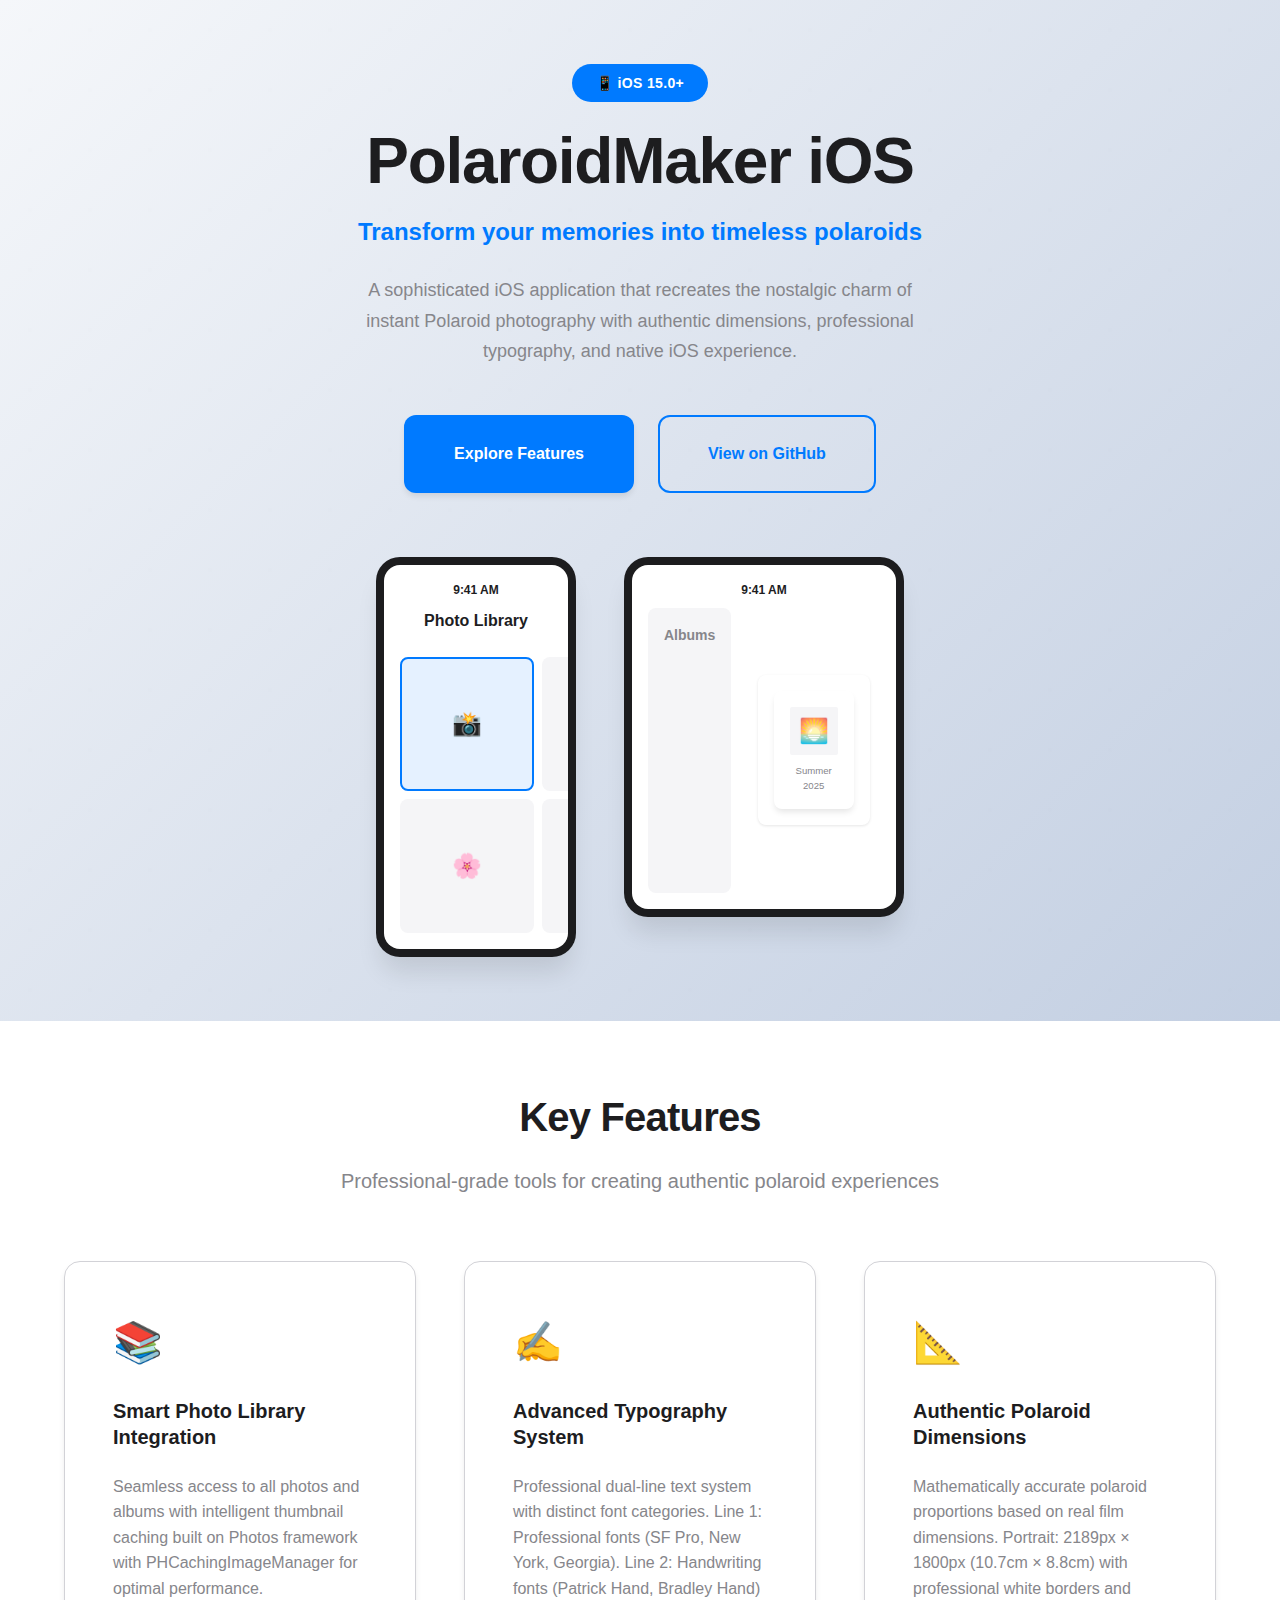
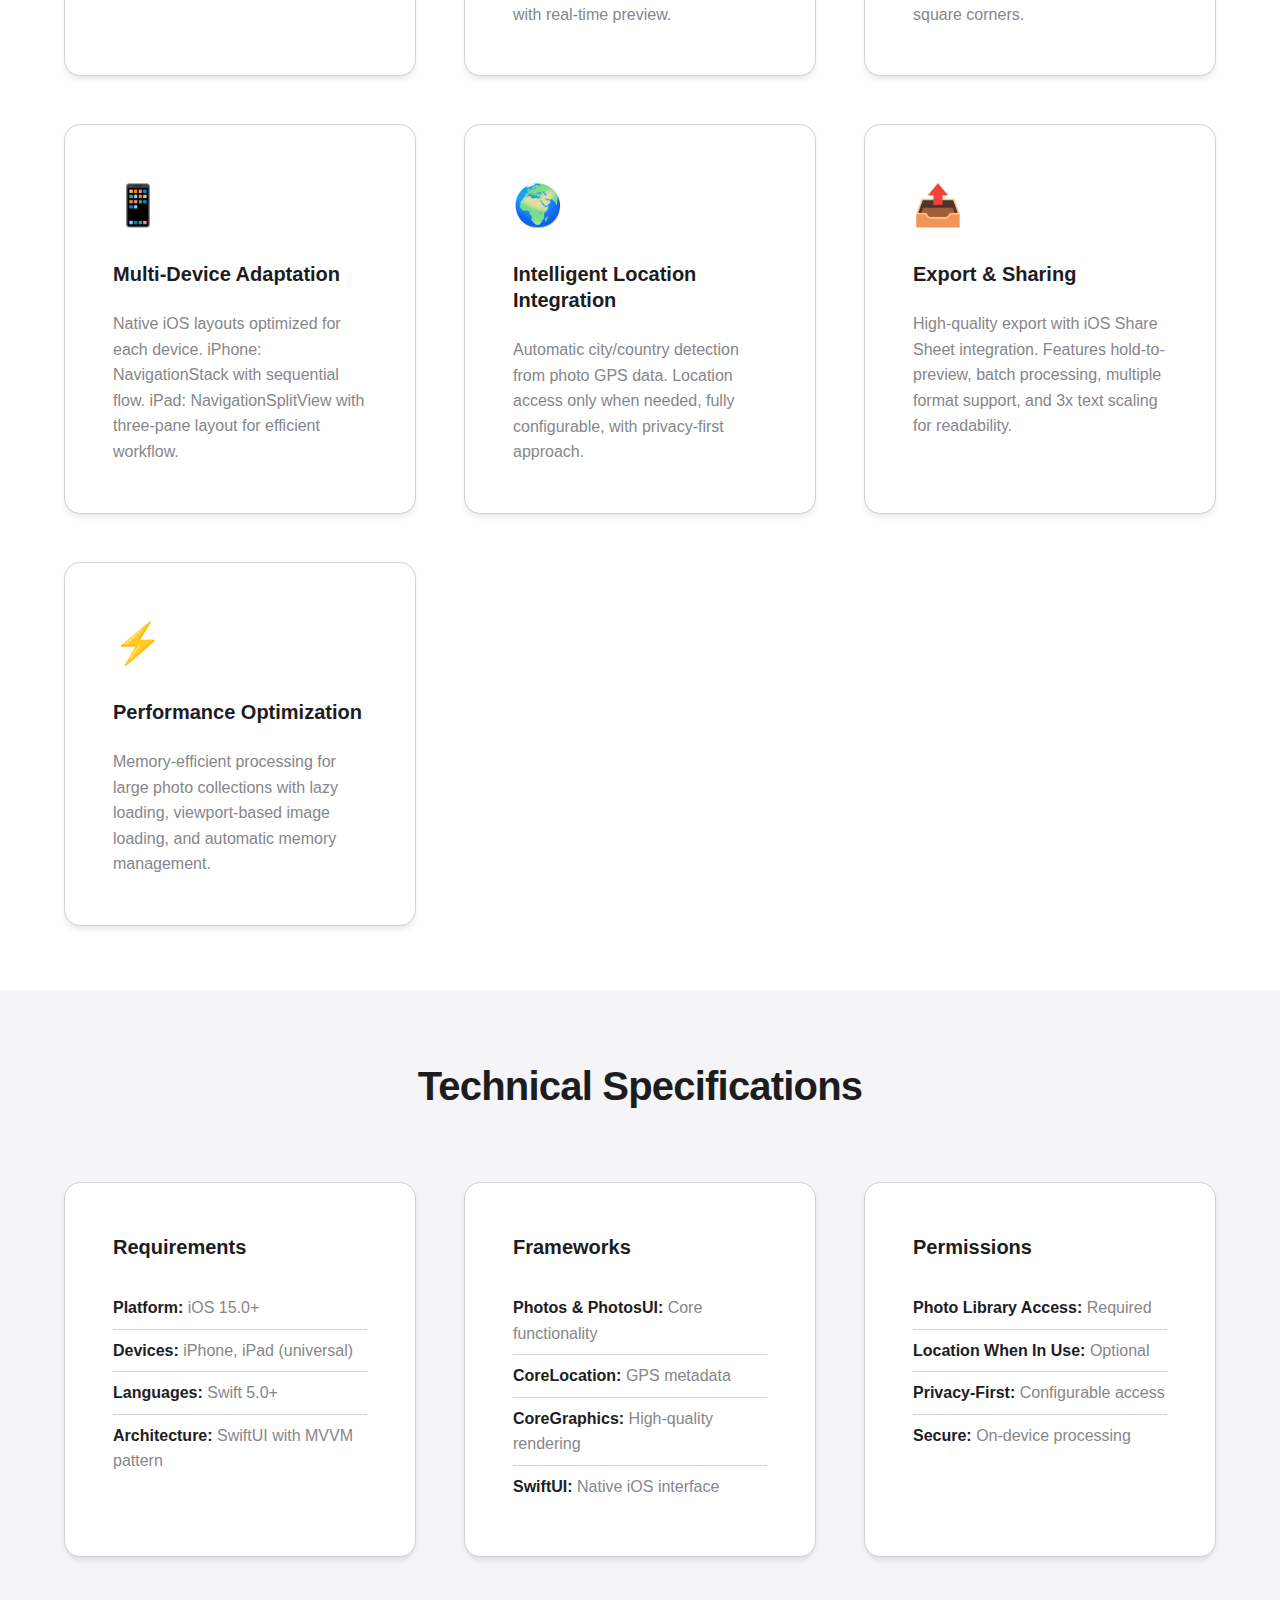
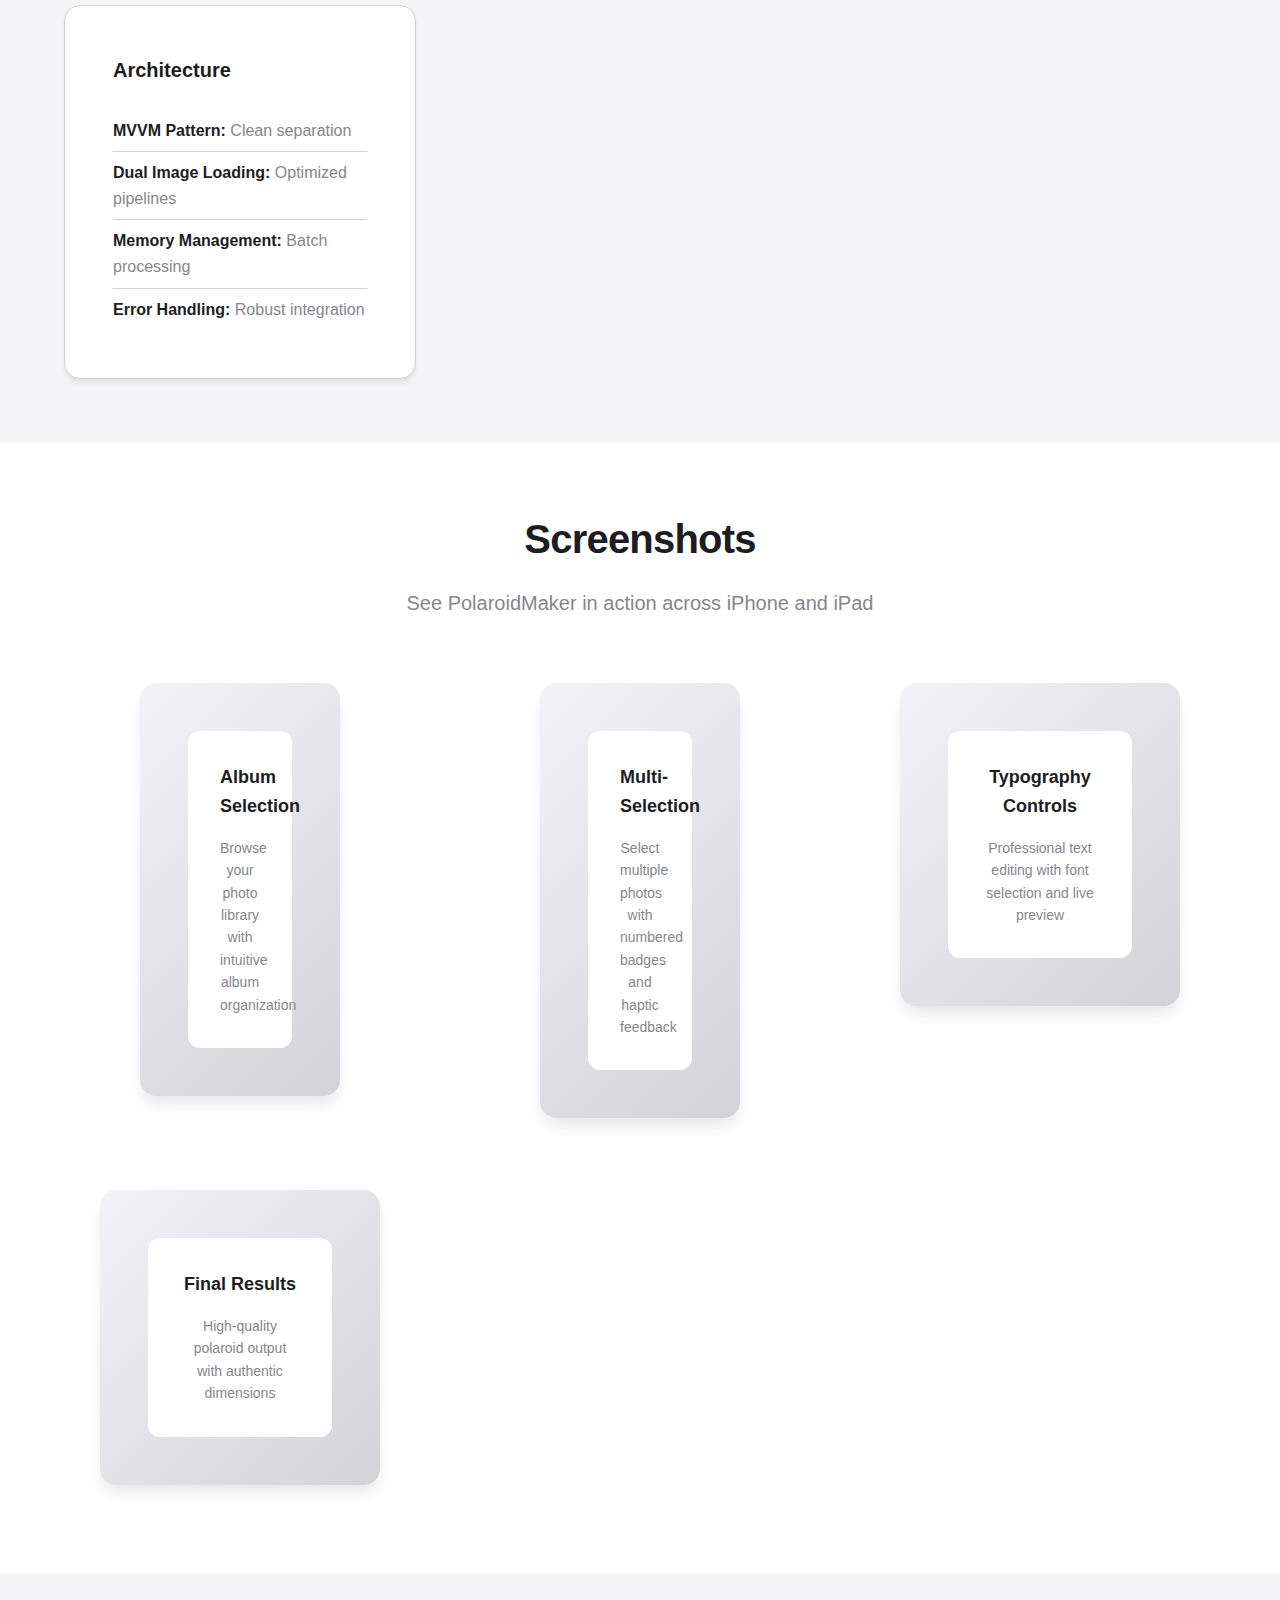
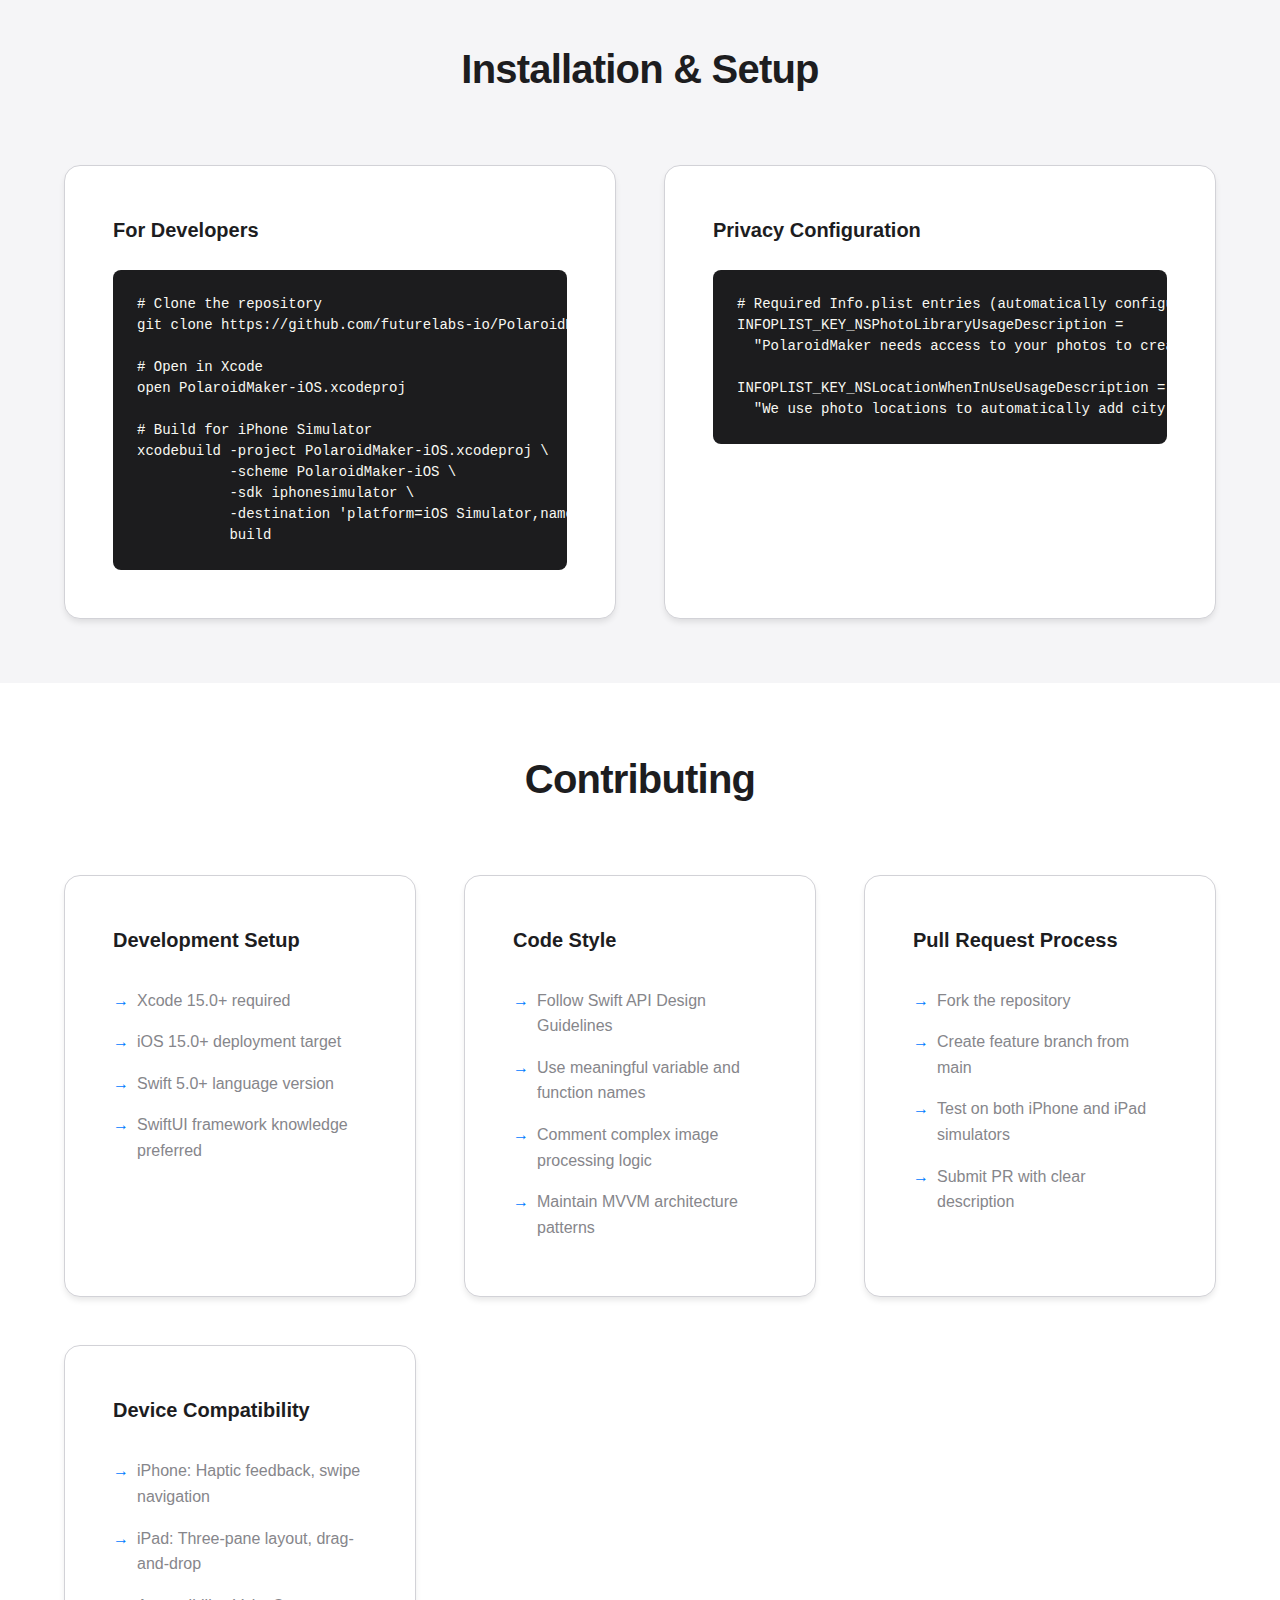
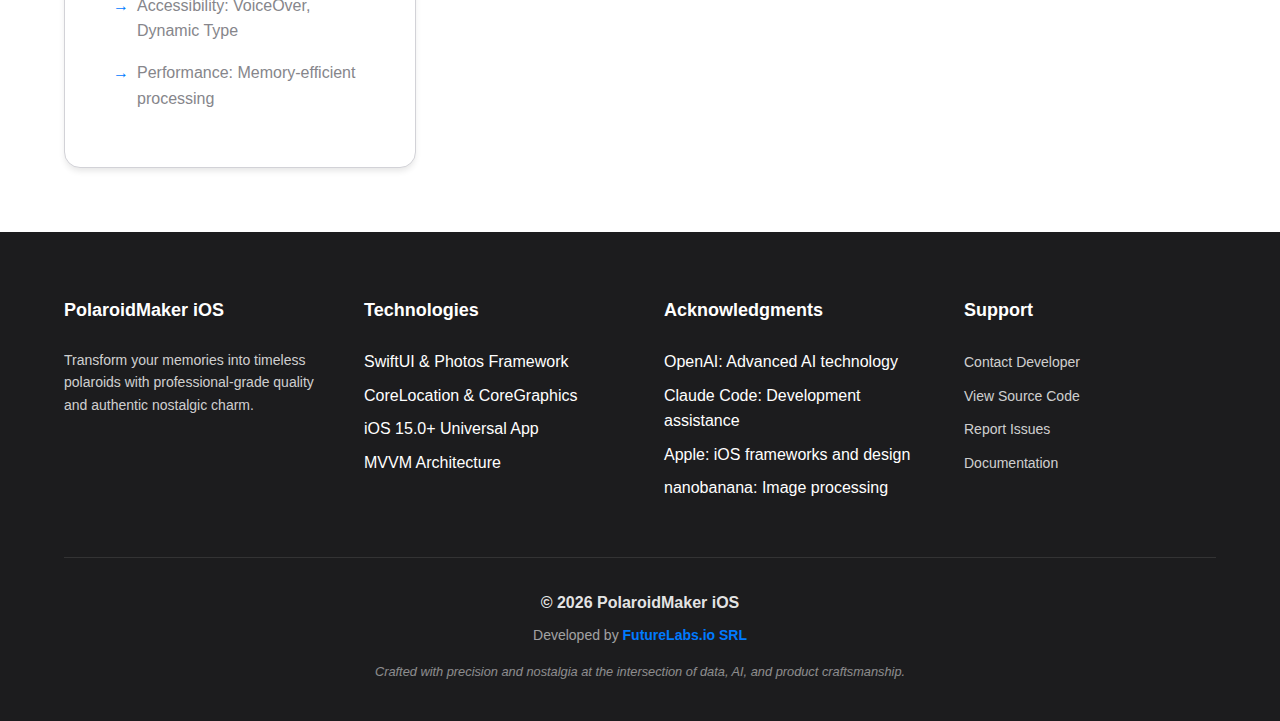
<file: index.html>
<!DOCTYPE html>
<html lang="en">
<head>
    <meta charset="UTF-8">
    <meta name="viewport" content="width=device-width, initial-scale=1.0">
    <title>PolaroidMaker iOS - Transform Your Memories Into Timeless Polaroids</title>
    <meta name="description" content="Professional iOS app that transforms digital photos into authentic polaroid-style images with custom typography, proper dimensions, and high-quality export.">
    <meta name="keywords" content="iOS, Polaroid, Photo Editor, SwiftUI, Camera, Typography, iPhone, iPad">
    
    <!-- Open Graph / Facebook -->
    <meta property="og:type" content="website">
    <meta property="og:url" content="https://futurelabs-io.com/">
    <meta property="og:title" content="PolaroidMaker iOS - Transform Your Memories Into Timeless Polaroids">
    <meta property="og:description" content="Professional iOS app that transforms digital photos into authentic polaroid-style images with custom typography and high-quality export.">
    <meta property="og:image" content="/assets/og-image.png">
    
    <!-- Twitter -->
    <meta property="twitter:card" content="summary_large_image">
    <meta property="twitter:url" content="https://futurelabs-io.com/">
    <meta property="twitter:title" content="PolaroidMaker iOS">
    <meta property="twitter:description" content="Transform your memories into timeless polaroids with authentic dimensions and beautiful typography.">
    <meta property="twitter:image" content="/assets/og-image.png">
    
    <link rel="stylesheet" href="/css/styles.css">
    <link rel="icon" href="/assets/favicon.ico">
    
    <!-- iOS Web App Meta Tags -->
    <meta name="apple-mobile-web-app-capable" content="yes">
    <meta name="apple-mobile-web-app-status-bar-style" content="default">
    <meta name="apple-mobile-web-app-title" content="PolaroidMaker">
</head>
<body>
    <!-- Hero Section -->
    <section class="hero">
        <div class="container">
            <div class="hero-content">
                <div class="badge ios-badge">📱 iOS 15.0+</div>
                <h1>PolaroidMaker iOS</h1>
                <p class="hero-tagline">Transform your memories into timeless polaroids</p>
                <p class="hero-description">A sophisticated iOS application that recreates the nostalgic charm of instant Polaroid photography with authentic dimensions, professional typography, and native iOS experience.</p>
                
                <div class="cta-buttons">
                    <a href="#features" class="btn btn-primary">Explore Features</a>
                    <a href="#installation" class="btn btn-secondary">View on GitHub</a>
                </div>
                
                <div class="hero-mockup">
                    <div class="device-mockup iphone">
                        <div class="device-screen">
                            <div class="app-interface">
                                <div class="status-bar">9:41 AM</div>
                                <div class="nav-header">Photo Library</div>
                                <div class="photo-grid">
                                    <div class="photo-item selected">📸</div>
                                    <div class="photo-item">🌅</div>
                                    <div class="photo-item">🌸</div>
                                    <div class="photo-item">🏔️</div>
                                </div>
                            </div>
                        </div>
                    </div>
                    <div class="device-mockup ipad">
                        <div class="device-screen">
                            <div class="app-interface">
                                <div class="status-bar">9:41 AM</div>
                                <div class="split-view">
                                    <div class="sidebar">Albums</div>
                                    <div class="main-content">
                                        <div class="polaroid-preview">
                                            <div class="polaroid-frame">
                                                <div class="polaroid-photo">🌅</div>
                                                <div class="polaroid-text">Summer 2025</div>
                                            </div>
                                        </div>
                                    </div>
                                </div>
                            </div>
                        </div>
                    </div>
                </div>
            </div>
        </div>
    </section>

    <!-- Features Section -->
    <section id="features" class="features">
        <div class="container">
            <h2>Key Features</h2>
            <p class="section-subtitle">Professional-grade tools for creating authentic polaroid experiences</p>
            
            <div class="features-grid">
                <div class="feature-card">
                    <div class="feature-icon">📚</div>
                    <h3>Smart Photo Library Integration</h3>
                    <p>Seamless access to all photos and albums with intelligent thumbnail caching built on Photos framework with PHCachingImageManager for optimal performance.</p>
                </div>
                
                <div class="feature-card">
                    <div class="feature-icon">✍️</div>
                    <h3>Advanced Typography System</h3>
                    <p>Professional dual-line text system with distinct font categories. Line 1: Professional fonts (SF Pro, New York, Georgia). Line 2: Handwriting fonts (Patrick Hand, Bradley Hand) with real-time preview.</p>
                </div>
                
                <div class="feature-card">
                    <div class="feature-icon">📐</div>
                    <h3>Authentic Polaroid Dimensions</h3>
                    <p>Mathematically accurate polaroid proportions based on real film dimensions. Portrait: 2189px × 1800px (10.7cm × 8.8cm) with professional white borders and square corners.</p>
                </div>
                
                <div class="feature-card">
                    <div class="feature-icon">📱</div>
                    <h3>Multi-Device Adaptation</h3>
                    <p>Native iOS layouts optimized for each device. iPhone: NavigationStack with sequential flow. iPad: NavigationSplitView with three-pane layout for efficient workflow.</p>
                </div>
                
                <div class="feature-card">
                    <div class="feature-icon">🌍</div>
                    <h3>Intelligent Location Integration</h3>
                    <p>Automatic city/country detection from photo GPS data. Location access only when needed, fully configurable, with privacy-first approach.</p>
                </div>
                
                <div class="feature-card">
                    <div class="feature-icon">📤</div>
                    <h3>Export & Sharing</h3>
                    <p>High-quality export with iOS Share Sheet integration. Features hold-to-preview, batch processing, multiple format support, and 3x text scaling for readability.</p>
                </div>
                
                <div class="feature-card">
                    <div class="feature-icon">⚡</div>
                    <h3>Performance Optimization</h3>
                    <p>Memory-efficient processing for large photo collections with lazy loading, viewport-based image loading, and automatic memory management.</p>
                </div>
            </div>
        </div>
    </section>

    <!-- Technical Specifications -->
    <section id="technical" class="technical-specs">
        <div class="container">
            <h2>Technical Specifications</h2>
            
            <div class="specs-grid">
                <div class="spec-card">
                    <h3>Requirements</h3>
                    <ul>
                        <li><strong>Platform:</strong> iOS 15.0+</li>
                        <li><strong>Devices:</strong> iPhone, iPad (universal)</li>
                        <li><strong>Languages:</strong> Swift 5.0+</li>
                        <li><strong>Architecture:</strong> SwiftUI with MVVM pattern</li>
                    </ul>
                </div>
                
                <div class="spec-card">
                    <h3>Frameworks</h3>
                    <ul>
                        <li><strong>Photos & PhotosUI:</strong> Core functionality</li>
                        <li><strong>CoreLocation:</strong> GPS metadata</li>
                        <li><strong>CoreGraphics:</strong> High-quality rendering</li>
                        <li><strong>SwiftUI:</strong> Native iOS interface</li>
                    </ul>
                </div>
                
                <div class="spec-card">
                    <h3>Permissions</h3>
                    <ul>
                        <li><strong>Photo Library Access:</strong> Required</li>
                        <li><strong>Location When In Use:</strong> Optional</li>
                        <li><strong>Privacy-First:</strong> Configurable access</li>
                        <li><strong>Secure:</strong> On-device processing</li>
                    </ul>
                </div>
                
                <div class="spec-card">
                    <h3>Architecture</h3>
                    <ul>
                        <li><strong>MVVM Pattern:</strong> Clean separation</li>
                        <li><strong>Dual Image Loading:</strong> Optimized pipelines</li>
                        <li><strong>Memory Management:</strong> Batch processing</li>
                        <li><strong>Error Handling:</strong> Robust integration</li>
                    </ul>
                </div>
            </div>
        </div>
    </section>

    <!-- Screenshots Gallery -->
    <section id="screenshots" class="screenshots">
        <div class="container">
            <h2>Screenshots</h2>
            <p class="section-subtitle">See PolaroidMaker in action across iPhone and iPad</p>
            
            <div class="screenshot-grid">
                <div class="screenshot-item">
                    <div class="screenshot-placeholder">
                        <div class="device-frame iphone-frame">
                            <div class="screenshot-content">
                                <h4>Album Selection</h4>
                                <p>Browse your photo library with intuitive album organization</p>
                            </div>
                        </div>
                    </div>
                </div>
                
                <div class="screenshot-item">
                    <div class="screenshot-placeholder">
                        <div class="device-frame iphone-frame">
                            <div class="screenshot-content">
                                <h4>Multi-Selection</h4>
                                <p>Select multiple photos with numbered badges and haptic feedback</p>
                            </div>
                        </div>
                    </div>
                </div>
                
                <div class="screenshot-item">
                    <div class="screenshot-placeholder">
                        <div class="device-frame ipad-frame">
                            <div class="screenshot-content">
                                <h4>Typography Controls</h4>
                                <p>Professional text editing with font selection and live preview</p>
                            </div>
                        </div>
                    </div>
                </div>
                
                <div class="screenshot-item">
                    <div class="screenshot-placeholder">
                        <div class="device-frame ipad-frame">
                            <div class="screenshot-content">
                                <h4>Final Results</h4>
                                <p>High-quality polaroid output with authentic dimensions</p>
                            </div>
                        </div>
                    </div>
                </div>
            </div>
        </div>
    </section>

    <!-- Installation Section -->
    <section id="installation" class="installation">
        <div class="container">
            <h2>Installation & Setup</h2>
            
            <div class="install-grid">
                <div class="install-card">
                    <h3>For Developers</h3>
                    <pre class="code-block"><code># Clone the repository
git clone https://github.com/futurelabs-io/PolaroidMaker-iOS.git

# Open in Xcode
open PolaroidMaker-iOS.xcodeproj

# Build for iPhone Simulator
xcodebuild -project PolaroidMaker-iOS.xcodeproj \
           -scheme PolaroidMaker-iOS \
           -sdk iphonesimulator \
           -destination 'platform=iOS Simulator,name=iPhone 16 Pro,OS=18.6' \
           build</code></pre>
                </div>
                
                <div class="install-card">
                    <h3>Privacy Configuration</h3>
                    <pre class="code-block"><code># Required Info.plist entries (automatically configured)
INFOPLIST_KEY_NSPhotoLibraryUsageDescription =
  "PolaroidMaker needs access to your photos to create polaroid-style images."

INFOPLIST_KEY_NSLocationWhenInUseUsageDescription =
  "We use photo locations to automatically add city and country information."</code></pre>
                </div>
            </div>
        </div>
    </section>

    <!-- Contributing Section -->
    <section id="contributing" class="contributing">
        <div class="container">
            <h2>Contributing</h2>
            
            <div class="contributing-grid">
                <div class="contrib-card">
                    <h3>Development Setup</h3>
                    <ul>
                        <li>Xcode 15.0+ required</li>
                        <li>iOS 15.0+ deployment target</li>
                        <li>Swift 5.0+ language version</li>
                        <li>SwiftUI framework knowledge preferred</li>
                    </ul>
                </div>
                
                <div class="contrib-card">
                    <h3>Code Style</h3>
                    <ul>
                        <li>Follow Swift API Design Guidelines</li>
                        <li>Use meaningful variable and function names</li>
                        <li>Comment complex image processing logic</li>
                        <li>Maintain MVVM architecture patterns</li>
                    </ul>
                </div>
                
                <div class="contrib-card">
                    <h3>Pull Request Process</h3>
                    <ul>
                        <li>Fork the repository</li>
                        <li>Create feature branch from main</li>
                        <li>Test on both iPhone and iPad simulators</li>
                        <li>Submit PR with clear description</li>
                    </ul>
                </div>
                
                <div class="contrib-card">
                    <h3>Device Compatibility</h3>
                    <ul>
                        <li>iPhone: Haptic feedback, swipe navigation</li>
                        <li>iPad: Three-pane layout, drag-and-drop</li>
                        <li>Accessibility: VoiceOver, Dynamic Type</li>
                        <li>Performance: Memory-efficient processing</li>
                    </ul>
                </div>
            </div>
        </div>
    </section>

    <!-- Footer -->
    <footer class="footer">
        <div class="container">
            <div class="footer-content">
                <div class="footer-section">
                    <h4>PolaroidMaker iOS</h4>
                    <p>Transform your memories into timeless polaroids with professional-grade quality and authentic nostalgic charm.</p>
                </div>
                
                <div class="footer-section">
                    <h4>Technologies</h4>
                    <ul>
                        <li>SwiftUI & Photos Framework</li>
                        <li>CoreLocation & CoreGraphics</li>
                        <li>iOS 15.0+ Universal App</li>
                        <li>MVVM Architecture</li>
                    </ul>
                </div>
                
                <div class="footer-section">
                    <h4>Acknowledgments</h4>
                    <ul>
                        <li>OpenAI: Advanced AI technology</li>
                        <li>Claude Code: Development assistance</li>
                        <li>Apple: iOS frameworks and design</li>
                        <li>nanobanana: Image processing</li>
                    </ul>
                </div>
                
                <div class="footer-section">
                    <h4>Support</h4>
                    <ul>
                        <li><a href="mailto:vlad@futurelabs-io.com">Contact Developer</a></li>
                        <li><a href="#installation">View Source Code</a></li>
                        <li><a href="#contributing">Report Issues</a></li>
                        <li><a href="#features">Documentation</a></li>
                    </ul>
                </div>
            </div>
            
            <div class="footer-bottom">
                <div class="footer-branding">
                    <p class="app-credit">&copy; <span id="current-year"></span> PolaroidMaker iOS</p>
                    <p class="company-credit">Developed by <a href="https://futurelabs-io.com" target="_blank" rel="noopener">FutureLabs.io SRL</a></p>
                    <p class="tagline">Crafted with precision and nostalgia at the intersection of data, AI, and product craftsmanship.</p>
                </div>
            </div>
        </div>
    </footer>
    
    <script>
        document.getElementById('current-year').textContent = new Date().getFullYear();
        
        // Smooth scrolling for anchor links
        document.querySelectorAll('a[href^="#"]').forEach(anchor => {
            anchor.addEventListener('click', function (e) {
                e.preventDefault();
                const target = document.querySelector(this.getAttribute('href'));
                if (target) {
                    target.scrollIntoView({
                        behavior: 'smooth',
                        block: 'start'
                    });
                }
            });
        });
    </script>
</body>
</html>
</file>
<file: css/styles.css>
/* Reset and base styles */
* {
    box-sizing: border-box;
    margin: 0;
    padding: 0;
}

:root {
    /* iOS-inspired color palette */
    --ios-blue: #007AFF;
    --ios-orange: #FF9500;
    --ios-green: #34C759;
    --ios-red: #FF3B30;
    --ios-purple: #AF52DE;
    --ios-gray: #8E8E93;
    --ios-light-gray: #F2F2F7;
    --ios-dark-gray: #1C1C1E;
    
    /* Semantic colors */
    --primary: var(--ios-blue);
    --secondary: var(--ios-orange);
    --text-primary: #1D1D1F;
    --text-secondary: #86868B;
    --background: #FFFFFF;
    --surface: #F5F5F7;
    --border: #D2D2D7;
    
    /* Typography */
    --font-system: -apple-system, BlinkMacSystemFont, "SF Pro Display", "Segoe UI", Roboto, Helvetica, Arial, sans-serif;
    --font-mono: "SF Mono", Monaco, Consolas, "Liberation Mono", "Courier New", monospace;
    
    /* Spacing */
    --space-xs: 0.5rem;
    --space-sm: 1rem;
    --space-md: 1.5rem;
    --space-lg: 2rem;
    --space-xl: 3rem;
    --space-2xl: 4rem;
    
    /* Border radius */
    --radius-sm: 8px;
    --radius-md: 12px;
    --radius-lg: 16px;
    --radius-xl: 24px;
    
    /* Shadows */
    --shadow-sm: 0 1px 3px rgba(0, 0, 0, 0.1);
    --shadow-md: 0 4px 6px -1px rgba(0, 0, 0, 0.1);
    --shadow-lg: 0 10px 15px -3px rgba(0, 0, 0, 0.1);
    --shadow-xl: 0 20px 25px -5px rgba(0, 0, 0, 0.1);
}

body {
    font-family: var(--font-system);
    line-height: 1.6;
    color: var(--text-primary);
    background: var(--background);
    -webkit-font-smoothing: antialiased;
    -moz-osx-font-smoothing: grayscale;
}

.container {
    max-width: 1200px;
    margin: 0 auto;
    padding: 0 var(--space-md);
}

/* Hero Section */
.hero {
    padding: var(--space-2xl) 0;
    background: linear-gradient(135deg, #F5F7FA 0%, #C3CFE2 100%);
    text-align: center;
    overflow: hidden;
    position: relative;
}

.hero::before {
    content: '';
    position: absolute;
    top: 0;
    left: 0;
    right: 0;
    bottom: 0;
    background: url("data:image/svg+xml,%3Csvg width='60' height='60' viewBox='0 0 60 60' xmlns='http://www.w3.org/2000/svg'%3E%3Cg fill='none' fill-rule='evenodd'%3E%3Cg fill='%23000000' fill-opacity='0.02'%3E%3Ccircle cx='30' cy='30' r='2'/%3E%3C/g%3E%3C/g%3E%3C/svg%3E") repeat;
    opacity: 0.3;
}

.hero-content {
    position: relative;
    z-index: 1;
}

.ios-badge {
    display: inline-flex;
    align-items: center;
    background: var(--ios-blue);
    color: white;
    padding: var(--space-xs) var(--space-md);
    border-radius: 20px;
    font-size: 0.875rem;
    font-weight: 600;
    margin-bottom: var(--space-md);
    letter-spacing: 0.025em;
}

.hero h1 {
    font-size: clamp(2.5rem, 5vw, 4rem);
    font-weight: 700;
    color: var(--text-primary);
    margin-bottom: var(--space-sm);
    line-height: 1.1;
    letter-spacing: -0.02em;
}

.hero-tagline {
    font-size: 1.5rem;
    color: var(--primary);
    font-weight: 600;
    margin-bottom: var(--space-md);
}

.hero-description {
    font-size: 1.125rem;
    color: var(--text-secondary);
    max-width: 600px;
    margin: 0 auto var(--space-xl) auto;
    line-height: 1.7;
}

.cta-buttons {
    display: flex;
    gap: var(--space-md);
    justify-content: center;
    margin-bottom: var(--space-2xl);
    flex-wrap: wrap;
}

.btn {
    display: inline-flex;
    align-items: center;
    padding: var(--space-md) var(--space-xl);
    border-radius: var(--radius-md);
    text-decoration: none;
    font-weight: 600;
    font-size: 1rem;
    transition: all 0.2s ease;
    border: 2px solid transparent;
    min-width: 160px;
    justify-content: center;
}

.btn-primary {
    background: var(--primary);
    color: white;
    box-shadow: var(--shadow-md);
}

.btn-primary:hover {
    background: #0056b3;
    transform: translateY(-2px);
    box-shadow: var(--shadow-lg);
}

.btn-secondary {
    background: transparent;
    color: var(--primary);
    border-color: var(--primary);
}

.btn-secondary:hover {
    background: var(--primary);
    color: white;
    transform: translateY(-2px);
}

/* Device Mockups */
.hero-mockup {
    display: flex;
    gap: var(--space-xl);
    justify-content: center;
    align-items: flex-start;
    margin-top: var(--space-2xl);
    flex-wrap: wrap;
}

.device-mockup {
    background: #1C1C1E;
    border-radius: var(--radius-xl);
    padding: 8px;
    box-shadow: var(--shadow-xl);
    position: relative;
}

.device-mockup.iphone {
    width: 200px;
    height: 400px;
}

.device-mockup.ipad {
    width: 280px;
    height: 360px;
}

.device-screen {
    background: white;
    border-radius: calc(var(--radius-xl) - 8px);
    height: 100%;
    overflow: hidden;
    position: relative;
}

.app-interface {
    padding: var(--space-sm);
    height: 100%;
    display: flex;
    flex-direction: column;
}

.status-bar {
    text-align: center;
    font-size: 0.75rem;
    font-weight: 600;
    color: var(--text-primary);
    margin-bottom: var(--space-xs);
}

.nav-header {
    font-size: 1rem;
    font-weight: 600;
    color: var(--text-primary);
    margin-bottom: var(--space-md);
    text-align: center;
}

.photo-grid {
    display: grid;
    grid-template-columns: 1fr 1fr;
    gap: var(--space-xs);
    flex: 1;
}

.photo-item {
    background: var(--surface);
    border-radius: var(--radius-sm);
    aspect-ratio: 1;
    display: flex;
    align-items: center;
    justify-content: center;
    font-size: 1.5rem;
    border: 2px solid transparent;
}

.photo-item.selected {
    border-color: var(--primary);
    background: rgba(0, 122, 255, 0.1);
}

.split-view {
    display: grid;
    grid-template-columns: 1fr 2fr;
    gap: var(--space-sm);
    height: 100%;
}

.sidebar {
    background: var(--surface);
    padding: var(--space-sm);
    border-radius: var(--radius-sm);
    font-size: 0.875rem;
    font-weight: 600;
    color: var(--text-secondary);
}

.main-content {
    display: flex;
    align-items: center;
    justify-content: center;
}

.polaroid-preview {
    background: white;
    padding: var(--space-sm);
    border-radius: var(--radius-sm);
    box-shadow: var(--shadow-sm);
}

.polaroid-frame {
    background: white;
    padding: var(--space-sm);
    border-radius: var(--radius-sm);
    box-shadow: var(--shadow-md);
    width: 80px;
}

.polaroid-photo {
    background: var(--surface);
    aspect-ratio: 1;
    border-radius: 2px;
    display: flex;
    align-items: center;
    justify-content: center;
    font-size: 1.5rem;
    margin-bottom: var(--space-xs);
}

.polaroid-text {
    font-size: 0.6rem;
    text-align: center;
    color: var(--text-secondary);
    font-weight: 500;
}

/* Features Section */
.features {
    padding: var(--space-2xl) 0;
    background: var(--background);
}

.features h2 {
    font-size: 2.5rem;
    font-weight: 700;
    text-align: center;
    color: var(--text-primary);
    margin-bottom: var(--space-sm);
    letter-spacing: -0.02em;
}

.section-subtitle {
    font-size: 1.25rem;
    color: var(--text-secondary);
    text-align: center;
    margin-bottom: var(--space-2xl);
    max-width: 600px;
    margin-left: auto;
    margin-right: auto;
}

.features-grid {
    display: grid;
    grid-template-columns: repeat(auto-fit, minmax(350px, 1fr));
    gap: var(--space-xl);
    margin-top: var(--space-2xl);
}

.feature-card {
    background: white;
    padding: var(--space-xl);
    border-radius: var(--radius-lg);
    box-shadow: var(--shadow-md);
    transition: transform 0.2s ease, box-shadow 0.2s ease;
    border: 1px solid var(--border);
}

.feature-card:hover {
    transform: translateY(-4px);
    box-shadow: var(--shadow-lg);
}

.feature-icon {
    font-size: 2.5rem;
    margin-bottom: var(--space-md);
    display: block;
}

.feature-card h3 {
    font-size: 1.25rem;
    font-weight: 600;
    color: var(--text-primary);
    margin-bottom: var(--space-md);
    line-height: 1.3;
}

.feature-card p {
    color: var(--text-secondary);
    line-height: 1.6;
}

/* Technical Specs */
.technical-specs {
    padding: var(--space-2xl) 0;
    background: var(--surface);
}

.technical-specs h2 {
    font-size: 2.5rem;
    font-weight: 700;
    text-align: center;
    color: var(--text-primary);
    margin-bottom: var(--space-2xl);
    letter-spacing: -0.02em;
}

.specs-grid {
    display: grid;
    grid-template-columns: repeat(auto-fit, minmax(280px, 1fr));
    gap: var(--space-xl);
}

.spec-card {
    background: white;
    padding: var(--space-xl);
    border-radius: var(--radius-lg);
    box-shadow: var(--shadow-md);
    border: 1px solid var(--border);
}

.spec-card h3 {
    font-size: 1.25rem;
    font-weight: 600;
    color: var(--text-primary);
    margin-bottom: var(--space-md);
}

.spec-card ul {
    list-style: none;
}

.spec-card li {
    padding: var(--space-xs) 0;
    color: var(--text-secondary);
    border-bottom: 1px solid var(--border);
}

.spec-card li:last-child {
    border-bottom: none;
}

.spec-card strong {
    color: var(--text-primary);
    font-weight: 600;
}

/* Screenshots */
.screenshots {
    padding: var(--space-2xl) 0;
    background: var(--background);
}

.screenshots h2 {
    font-size: 2.5rem;
    font-weight: 700;
    text-align: center;
    color: var(--text-primary);
    margin-bottom: var(--space-sm);
    letter-spacing: -0.02em;
}

.screenshot-grid {
    display: grid;
    grid-template-columns: repeat(auto-fit, minmax(300px, 1fr));
    gap: var(--space-xl);
    margin-top: var(--space-2xl);
}

.screenshot-placeholder {
    text-align: center;
}

.device-frame {
    background: linear-gradient(135deg, var(--ios-light-gray) 0%, var(--border) 100%);
    border-radius: var(--radius-lg);
    padding: var(--space-xl);
    box-shadow: var(--shadow-lg);
    margin-bottom: var(--space-md);
}

.device-frame.iphone-frame {
    max-width: 200px;
    margin: 0 auto var(--space-md) auto;
}

.device-frame.ipad-frame {
    max-width: 280px;
    margin: 0 auto var(--space-md) auto;
}

.screenshot-content {
    background: white;
    padding: var(--space-lg);
    border-radius: var(--radius-md);
    min-height: 160px;
    display: flex;
    flex-direction: column;
    justify-content: center;
}

.screenshot-content h4 {
    font-size: 1.125rem;
    font-weight: 600;
    color: var(--text-primary);
    margin-bottom: var(--space-sm);
}

.screenshot-content p {
    color: var(--text-secondary);
    font-size: 0.875rem;
}

/* Installation */
.installation {
    padding: var(--space-2xl) 0;
    background: var(--surface);
}

.installation h2 {
    font-size: 2.5rem;
    font-weight: 700;
    text-align: center;
    color: var(--text-primary);
    margin-bottom: var(--space-2xl);
    letter-spacing: -0.02em;
}

.install-grid {
    display: grid;
    grid-template-columns: repeat(auto-fit, minmax(500px, 1fr));
    gap: var(--space-xl);
}

.install-card {
    background: white;
    padding: var(--space-xl);
    border-radius: var(--radius-lg);
    box-shadow: var(--shadow-md);
    border: 1px solid var(--border);
}

.install-card h3 {
    font-size: 1.25rem;
    font-weight: 600;
    color: var(--text-primary);
    margin-bottom: var(--space-md);
}

.code-block {
    background: var(--ios-dark-gray);
    color: #F8F8F2;
    padding: var(--space-md);
    border-radius: var(--radius-sm);
    overflow-x: auto;
    font-family: var(--font-mono);
    font-size: 0.875rem;
    line-height: 1.5;
    margin: 0;
}

.code-block code {
    font-family: inherit;
}

/* Contributing */
.contributing {
    padding: var(--space-2xl) 0;
    background: var(--background);
}

.contributing h2 {
    font-size: 2.5rem;
    font-weight: 700;
    text-align: center;
    color: var(--text-primary);
    margin-bottom: var(--space-2xl);
    letter-spacing: -0.02em;
}

.contributing-grid {
    display: grid;
    grid-template-columns: repeat(auto-fit, minmax(280px, 1fr));
    gap: var(--space-xl);
}

.contrib-card {
    background: white;
    padding: var(--space-xl);
    border-radius: var(--radius-lg);
    box-shadow: var(--shadow-md);
    border: 1px solid var(--border);
}

.contrib-card h3 {
    font-size: 1.25rem;
    font-weight: 600;
    color: var(--text-primary);
    margin-bottom: var(--space-md);
}

.contrib-card ul {
    list-style: none;
}

.contrib-card li {
    padding: var(--space-xs) 0;
    color: var(--text-secondary);
    position: relative;
    padding-left: var(--space-md);
}

.contrib-card li::before {
    content: '→';
    position: absolute;
    left: 0;
    color: var(--primary);
    font-weight: 600;
}

/* Footer */
.footer {
    background: var(--ios-dark-gray);
    color: white;
    padding: var(--space-2xl) 0 var(--space-lg) 0;
}

.footer-content {
    display: grid;
    grid-template-columns: repeat(auto-fit, minmax(250px, 1fr));
    gap: var(--space-xl);
    margin-bottom: var(--space-xl);
}

.footer-section h4 {
    font-size: 1.125rem;
    font-weight: 600;
    margin-bottom: var(--space-md);
    color: white;
}

.footer-section p {
    color: rgba(255, 255, 255, 0.8);
    line-height: 1.6;
    font-size: 0.875rem;
}

.footer-section ul {
    list-style: none;
}

.footer-section li {
    margin-bottom: var(--space-xs);
}

.footer-section a {
    color: rgba(255, 255, 255, 0.8);
    text-decoration: none;
    font-size: 0.875rem;
    transition: color 0.2s ease;
}

.footer-section a:hover {
    color: var(--primary);
}

.footer-bottom {
    border-top: 1px solid rgba(255, 255, 255, 0.1);
    padding-top: var(--space-lg);
    text-align: center;
}

.footer-branding {
    max-width: 600px;
    margin: 0 auto;
}

.footer-branding p {
    color: rgba(255, 255, 255, 0.6);
    font-size: 0.875rem;
    margin-bottom: var(--space-xs);
}

.footer-branding .app-credit {
    font-weight: 600;
    color: rgba(255, 255, 255, 0.9);
    font-size: 1rem;
}

.footer-branding .company-credit {
    font-size: 0.875rem;
    margin-bottom: var(--space-sm);
}

.footer-branding .company-credit a {
    color: var(--primary);
    text-decoration: none;
    font-weight: 600;
    transition: color 0.2s ease;
}

.footer-branding .company-credit a:hover {
    color: #66B2FF;
    text-decoration: underline;
}

.footer-branding .tagline {
    font-size: 0.8rem;
    font-style: italic;
    color: rgba(255, 255, 255, 0.5);
    line-height: 1.5;
}

/* Responsive Design */
@media (max-width: 768px) {
    .container {
        padding: 0 var(--space-sm);
    }
    
    .hero {
        padding: var(--space-xl) 0;
    }
    
    .hero h1 {
        font-size: 2.5rem;
    }
    
    .hero-tagline {
        font-size: 1.25rem;
    }
    
    .hero-description {
        font-size: 1rem;
    }
    
    .cta-buttons {
        flex-direction: column;
        align-items: center;
    }
    
    .btn {
        width: 100%;
        max-width: 280px;
    }
    
    .hero-mockup {
        flex-direction: column;
        align-items: center;
        gap: var(--space-lg);
    }
    
    .device-mockup.iphone {
        width: 160px;
        height: 320px;
    }
    
    .device-mockup.ipad {
        width: 240px;
        height: 300px;
    }
    
    .features-grid,
    .specs-grid,
    .screenshot-grid,
    .install-grid,
    .contributing-grid {
        grid-template-columns: 1fr;
    }
    
    .install-grid {
        grid-template-columns: 1fr;
    }
    
    .install-card {
        min-width: auto;
    }
    
    .features h2,
    .technical-specs h2,
    .screenshots h2,
    .installation h2,
    .contributing h2 {
        font-size: 2rem;
    }
    
    .section-subtitle {
        font-size: 1.125rem;
    }
    
    .footer-content {
        grid-template-columns: 1fr;
        gap: var(--space-lg);
    }
}

@media (max-width: 480px) {
    :root {
        --space-xs: 0.25rem;
        --space-sm: 0.75rem;
        --space-md: 1rem;
        --space-lg: 1.5rem;
        --space-xl: 2rem;
        --space-2xl: 2.5rem;
    }
    
    .hero h1 {
        font-size: 2rem;
    }
    
    .hero-tagline {
        font-size: 1.125rem;
    }
    
    .feature-card,
    .spec-card,
    .install-card,
    .contrib-card {
        padding: var(--space-lg);
    }
    
    .device-mockup.iphone {
        width: 140px;
        height: 280px;
    }
    
    .device-mockup.ipad {
        width: 200px;
        height: 250px;
    }
}

/* High contrast mode support */
@media (prefers-contrast: high) {
    :root {
        --primary: #0000EE;
        --secondary: #FF6600;
        --text-primary: #000000;
        --text-secondary: #333333;
        --border: #000000;
    }
    
    .feature-card,
    .spec-card,
    .install-card,
    .contrib-card {
        border: 2px solid var(--border);
    }
    
    .btn-primary {
        background: #0000EE;
        border: 2px solid #0000EE;
    }
    
    .btn-secondary {
        border: 2px solid #0000EE;
    }
}

/* Reduced motion preferences */
@media (prefers-reduced-motion: reduce) {
    * {
        animation-duration: 0.01ms !important;
        animation-iteration-count: 1 !important;
        transition-duration: 0.01ms !important;
    }
    
    .feature-card:hover,
    .btn:hover {
        transform: none;
    }
}

/* Focus indicators for accessibility */
*:focus {
    outline: 2px solid var(--primary);
    outline-offset: 2px;
}

/* Dark mode support */
@media (prefers-color-scheme: dark) {
    :root {
        --text-primary: #F5F5F7;
        --text-secondary: #A1A1A6;
        --background: #000000;
        --surface: #1C1C1E;
        --border: #38383A;
    }
    
    .hero {
        background: linear-gradient(135deg, #1C1C1E 0%, #2C2C2E 100%);
    }
    
    .feature-card,
    .spec-card,
    .install-card,
    .contrib-card {
        background: var(--surface);
    }
    
    .device-screen {
        background: var(--surface);
    }
    
    .footer {
        background: #000000;
    }
}

/* Print styles */
@media print {
    .hero-mockup,
    .screenshot-grid {
        display: none;
    }
    
    .hero {
        background: white;
    }
    
    * {
        color: black !important;
        background: white !important;
    }
}

/* Smooth scrolling */
html {
    scroll-behavior: smooth;
}

/* Loading state for images */
img {
    transition: opacity 0.3s ease;
}

img[data-loading="true"] {
    opacity: 0.5;
}

/* Selection styles */
::selection {
    background: rgba(0, 122, 255, 0.2);
    color: var(--text-primary);
}
</file>
